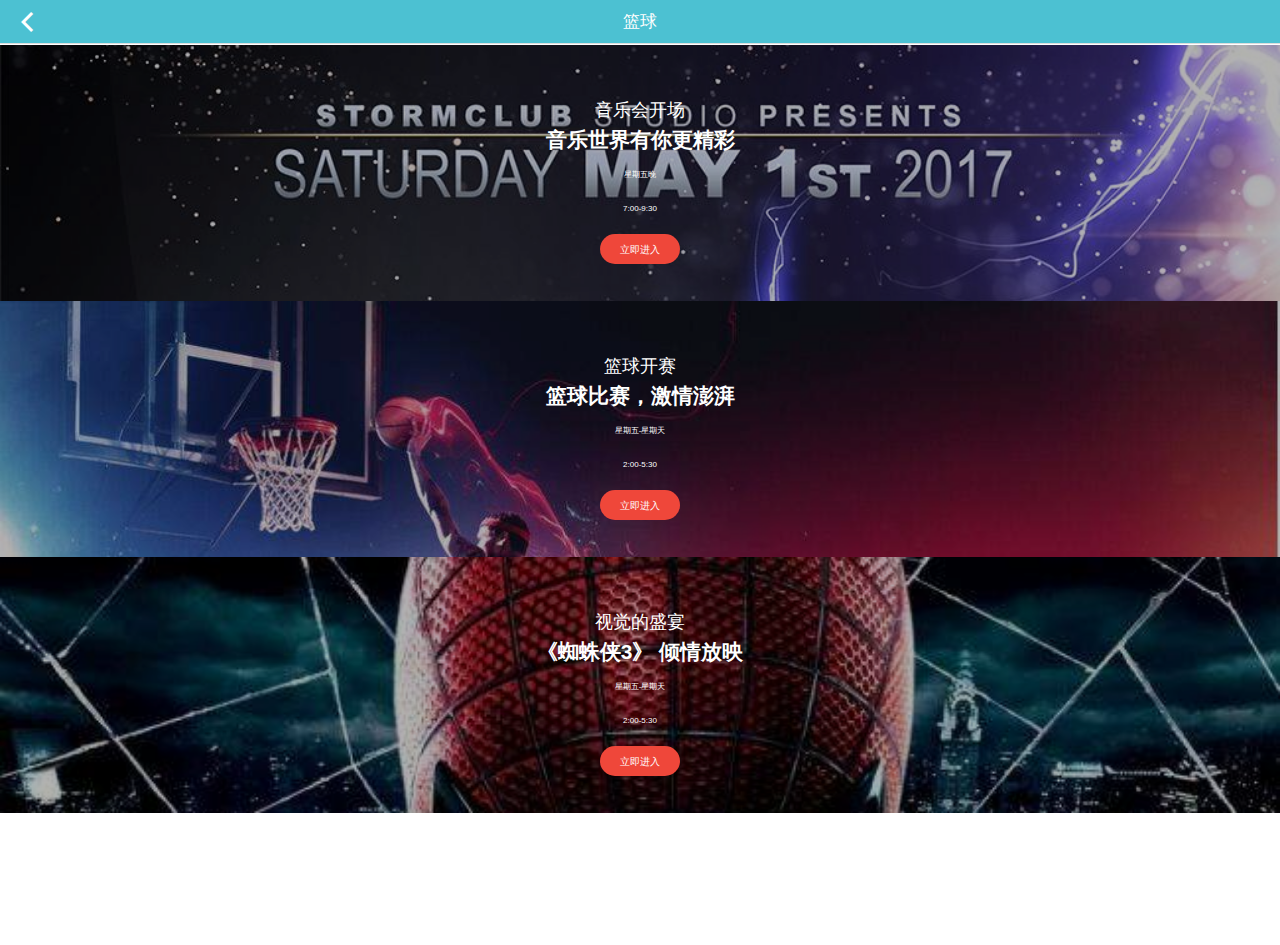
<file: activition.html>
<!DOCTYPE html>
<html>
	<head>
		<meta charset="UTF-8">
		<meta name="viewport" content="width=device-width,initial-scale=1,minimum-scale=1,maximum-scale=1,user-scalable=no" />
		<title></title>
		<link rel="stylesheet" type="text/css" href="css/ionic.min.css"/>
		<link rel="stylesheet" type="text/css" href="css/swiper.min.css"/>
		<link rel="stylesheet" type="text/css" href="css/style.css"/>
		<script src="js/ionic.bundle.min.js" type="text/javascript" charset="utf-8"></script>
	</head>
	<body ng-app="app" ng-controller="aa">
		<div class="activity-body">
		<div class="bar bar-header item-icon-left all-header">
			<i class="icon ion-ios-arrow-back" ng-click="jumpToUrl('index.html')"></i>
			<h1 class="title">篮球</h1>
		</div>
		<div class="activity-content">
			<ul class="">
				<li class="activityone">
					<div class="heisetuchen">
						<div class="activity-text">
						音乐会开场<br />
						<b>音乐世界有你更精彩</b><br />
						<span>星期五晚<br />7:00-9:30</span><br />
						<button class="ljjr button button-assertive learnmotre">立即进入</button>
					</div>
					</div>
					
				</li>
				<li class="activitytwo">
					<div class="heisetuchen">
					<div class="activity-text">
						篮球开赛<br />
						<b>篮球比赛，激情澎湃</b> <br />
						<span>星期五-星期天<br />2:00-5:30</span><br />
						<button class="ljjr button button-assertive learnmotre">立即进入</button>
					</div>
					</div>
				</li>
				<li class="activitythree">
					<div class="heisetuchen">
					<div class="activity-text">
						视觉的盛宴<br />
						<b>《蜘蛛侠3》&nbsp;倾情放映</b> <br />
						<span>星期五-星期天<br />2:00-5:30</span><br />
						<button class="ljjr button button-assertive learnmotre">立即进入</button>
					</div>
					</div>
				</li>
			</ul>
		</div>
		</div>
	</body>
</html>
<script type="text/javascript">
	var app= angular.module("app",[]);
	app.controller("aa",function($scope){
		$scope.jumpToUrl = function(path) {
		
		        window.location=path;
		        var curUrl = $location.absUrl();
		        console.log(curUrl);
		    };
	})
</script>
</file>
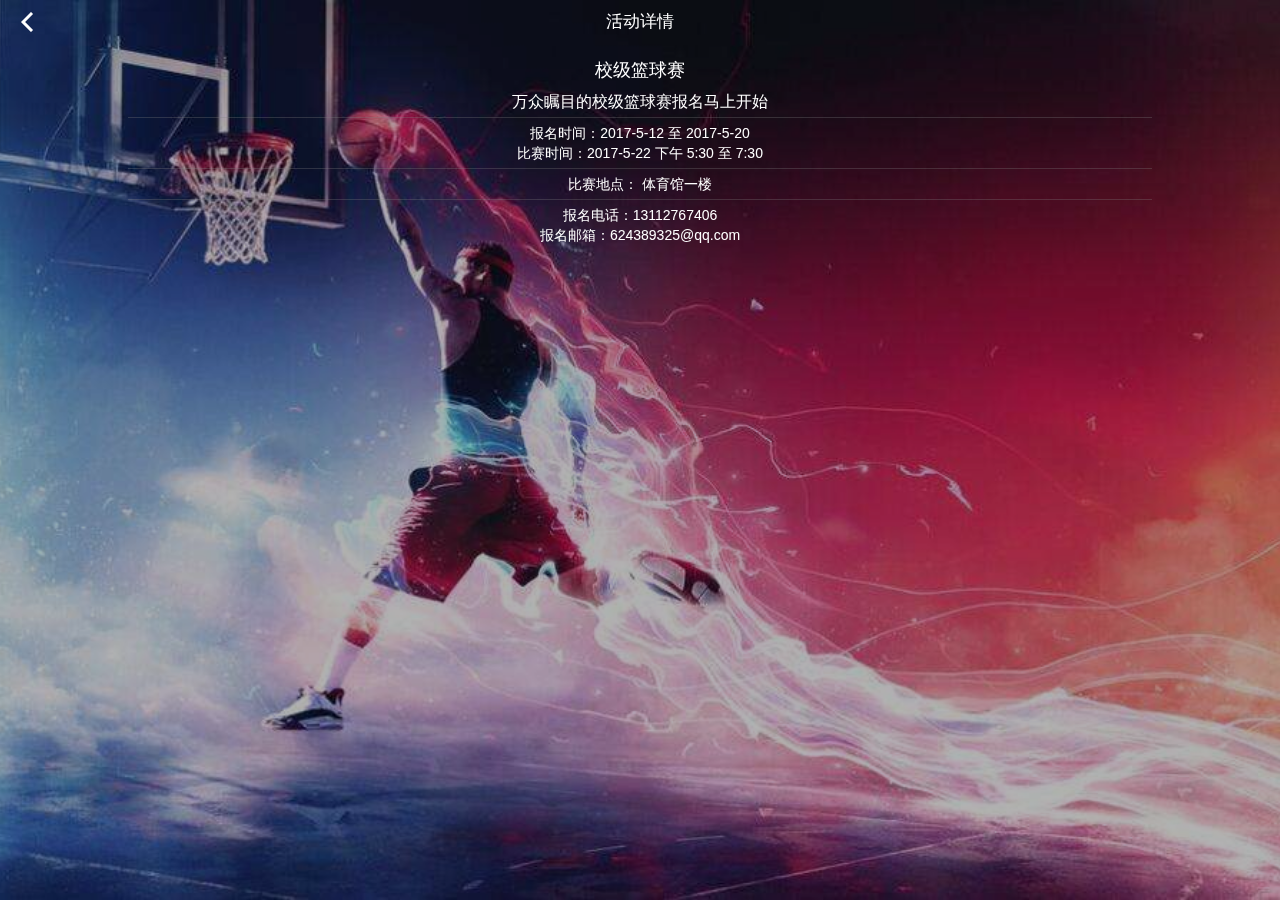
<file: activitydital.html>
<!DOCTYPE html>
<html>
	<head>
		<meta charset="UTF-8">
		<meta name="viewport" content="width=device-width,initial-scale=1,minimum-scale=1,maximum-scale=1,user-scalable=no" />
		<title></title>
		<link rel="stylesheet" type="text/css" href="css/ionic.min.css"/>
		<link rel="stylesheet" type="text/css" href="css/swiper.min.css"/>
		<link rel="stylesheet" type="text/css" href="css/style.css"/>
		<script src="js/ionic.bundle.min.js" type="text/javascript" charset="utf-8"></script>
	</head>
	<body>
		<ion-side-menus class="{{activitydetalClass}}">
			<ion-side-menu-content>
			<div class="activity-body">
			     	<div class="activity-main-body">
						<div class="bar bar-header item-icon-left activity-header">
							<i class="icon ion-ios-arrow-back" ng-click="jumpToIndex()"></i>
							<h1 class="title">活动详情</h1>
						</div>
						<div class="activitydetal-content" style="background-image: url(img/bgdfg.jpe);">
							<div class="heisetuchen">
								<div class="activitydetal-neirong">
									      <h4>校级篮球赛<br /></h4>
									      <span>万众瞩目的校级篮球赛报名马上开始</span>
									      <div class="fengeline"></div>
									      <div class="">报名时间：2017-5-12 至 2017-5-20 <br />比赛时间：2017-5-22 下午 5:30 至 7:30</div>
									      <div class="fengeline"></div>
									      <div class="">比赛地点： 体育馆一楼 </div>
									      <div class="fengeline"></div>
									      <div class="">报名电话：13112767406<br />报名邮箱：624389325@qq.com </div>
								</div>
							</div>
						    
							
						</div>
					</div>
			</div>
			</ion-side-menu-content>
		</ion-side-menus>
	</body>
</html>
</file>
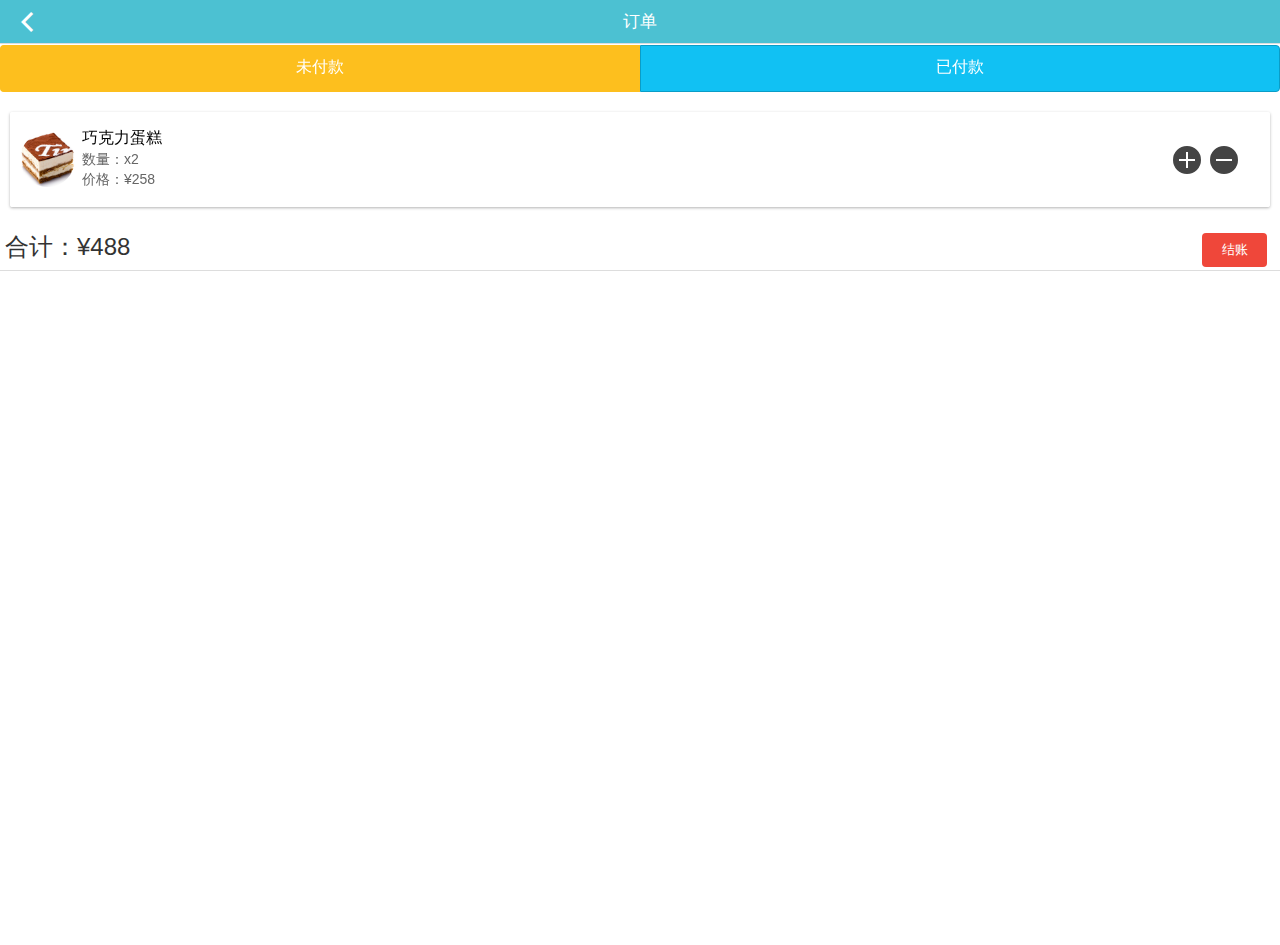
<file: dingdan.html>
<!DOCTYPE html>
<html>
	<head>
		<meta charset="UTF-8">
		<meta name="viewport" content="width=device-width,initial-scale=1,minimum-scale=1,maximum-scale=1,user-scalable=no" />
		<title></title>
		<link rel="stylesheet" type="text/css" href="css/ionic.min.css"/>
		<link rel="stylesheet" type="text/css" href="css/swiper.min.css"/>
		<link rel="stylesheet" type="text/css" href="css/style.css"/>
		<script src="js/ionic.bundle.min.js" type="text/javascript" charset="utf-8"></script>
	</head>
	<body>
		<div class="dingdan-body">
			<div class="bar bar-header item-icon-left all-header">
				<i class="icon ion-ios-arrow-back" ng-click="jumpToIndex()"></i>
				<h1 class="title">订单</h1>
		    </div>
		    <div class="dingdan-content">
			    <div class="button-bar bar-calm">
		          <a class="button avtives" >未付款</a>
		          <a class="button">已付款</a>
		        </div>
			    <div class="card">
			    	<div class="item item-avatar">
			          <img src="img/foodimg01.png">
			          <h2>巧克力蛋糕</h2>
			          <p>数量：x2 <br /> 价格：&yen;258</p>
			          <div class="btnjiajian">
			          	<i class="icon ion-plus-circled"></i>
			          	<i class="icon ion-minus-circled"></i>
			          </div>
			        </div>
			    </div>
			    <div class="bar heji">
			    	<h3>合计：&yen;488</h3>
			    	<button class="button button-assertive right">结账</button>
			    </div>
		    </div>
		</div>
	</body>
</html>
</file>
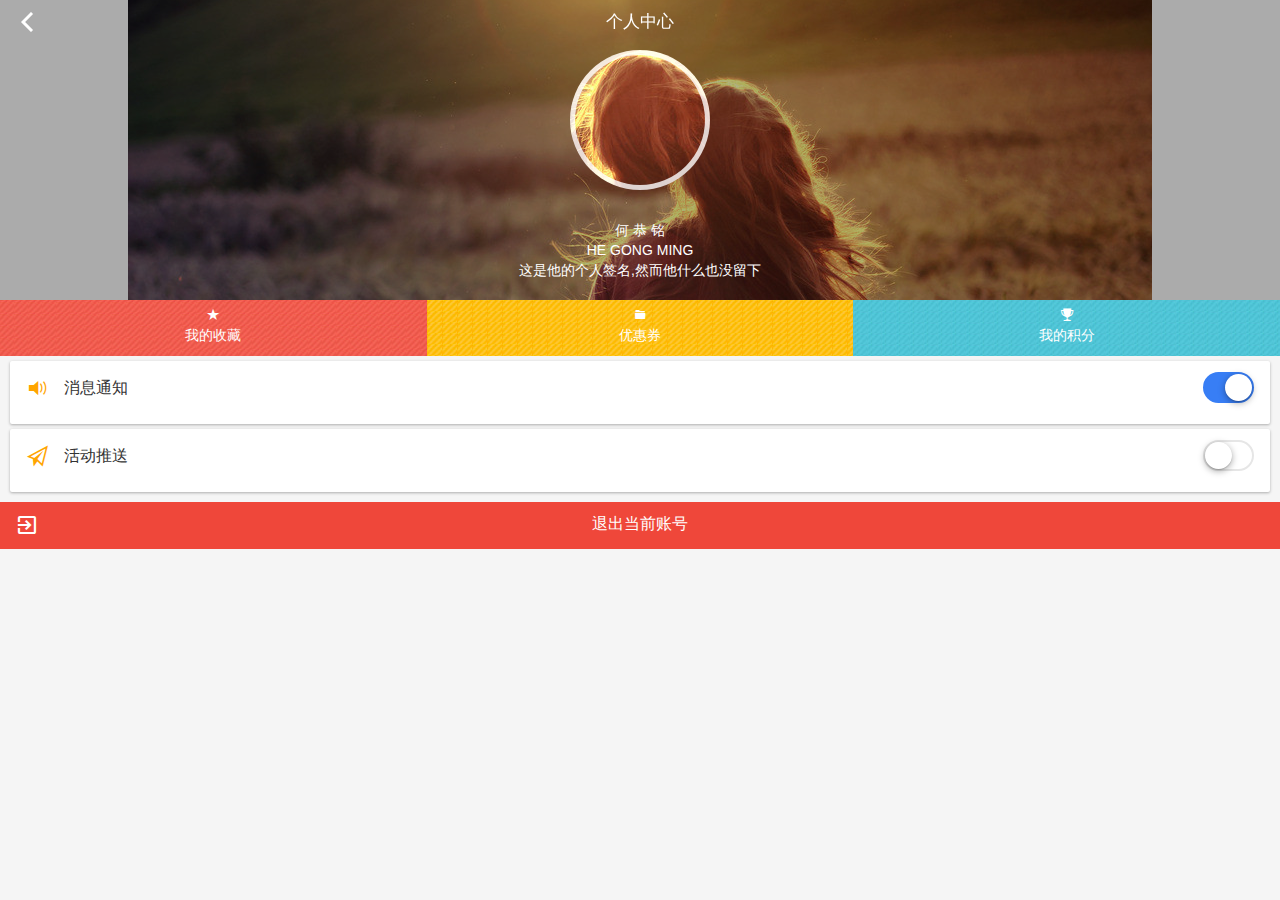
<file: personal.html>
<!DOCTYPE html>
<html>
	<head>
		<meta charset="UTF-8">
		<meta name="viewport" content="width=device-width,initial-scale=1,minimum-scale=1,maximum-scale=1,user-scalable=no" />
		<title>个人中心</title>
		<link rel="stylesheet" type="text/css" href="css/ionic.min.css"/>
		<link rel="stylesheet" type="text/css" href="css/swiper.min.css"/>
		<link rel="stylesheet" type="text/css" href="css/style.css"/>
		<script src="js/ionic.bundle.min.js" type="text/javascript" charset="utf-8"></script>
	</head>
	<body>
		<div class="personal-body">
			<div class="personal-content">
				<div class="bgimg">
					<div class="bar bar-header item-icon-left personal-header">
						<i class="icon ion-ios-arrow-back"></i>
						<h1 class="title">个人中心</h1>
					</div>
					<div class="activity-touxiang heisetuchen">
						<div class="activity-touxiang-img"></div>
						<div class="activity-touxiang-text"><span>何 恭 铭</span><br /><span>HE GONG MING</span><br /><span>这是他的个人签名,然而他什么也没留下</span></div>
					</div>
					<div style="height: 300px;"></div>
					
					
			    </div>
			    <div class="row nopadding activity-row">
						  <div class="col"><i class="icon ion-ios-star"></i><br />我的收藏</div>
			  		      <div class="col"><i class="icon ion-folder"></i><br />优惠券</div>
			  		      <div class="col"><i class="icon ion-trophy"></i><br />我的积分</div>
					</div>
				<div class="card myrightcard">
		  			<ul class="list">
				        <li class="item item-toggle item-icon-left">
				           <i class="icon ion-volume-medium"></i>消息通知	
				           <label class="toggle toggle-positive">
				             <input type="checkbox" checked="">
				             <div class="track">
				               <div class="handle"></div>
				             </div>
				           </label>
				        </li>
				    </ul>
		  		</div>
		  		<div class="card myrightcard">
		  			<ul class="list">
				        <li class="item item-toggle item-icon-left">
				           <i class="icon ion-paper-airplane"></i>活动推送	
				           <label class="toggle toggle-positive">
				             <input type="checkbox" >
				             <div class="track">
				               <div class="handle"></div>
				             </div>
				           </label>
				        </li>
				    </ul>
		  		</div>
		  		<div class=" button button-assertive button-full item-icon-left">
		  			退出当前账号<i class="icon ion-android-exit"></i>
		  		</div>
			</div>
		</div>
	</body>
</html>
</file>
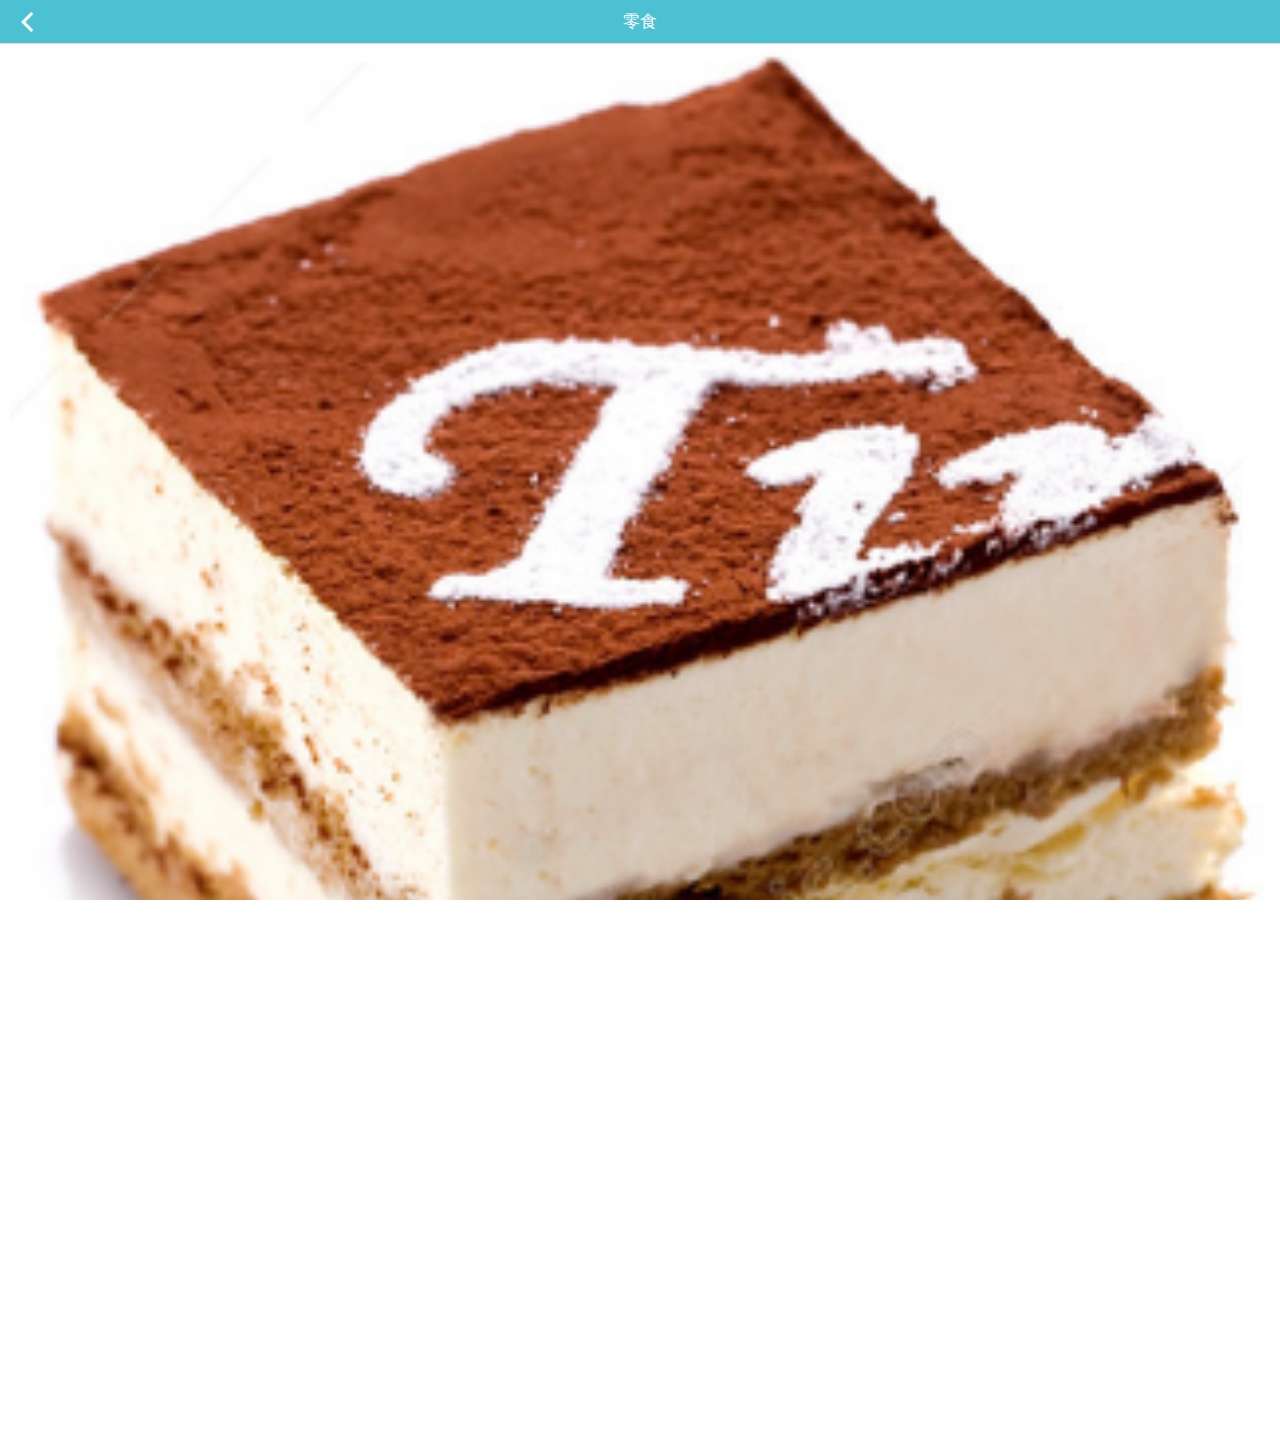
<file: produce.html>
<!DOCTYPE html>
<html>
	<head>
		<meta charset="UTF-8">
		<meta name="viewport" content="width=device-width,initial-scale=1,minimum-scale=1,maximum-scale=1,user-scalable=no" />
		<title></title>
		<link rel="stylesheet" type="text/css" href="css/ionic.min.css"/>
		<link rel="stylesheet" type="text/css" href="css/swiper.min.css"/>
		<link rel="stylesheet" type="text/css" href="css/style.css"/>
		<script src="js/ionic.bundle.min.js" type="text/javascript" charset="utf-8"></script>
	</head>
	<body>
		<div class="produce-body">
			<div class="bar bar-header item-icon-left all-header">
				<i class="icon ion-ios-arrow-back" ng-click="jumpTolingshi()"></i>
				<h1 class="title">零食</h1>
		    </div>
		    <div class="lingshilist-content">
			    <div class="row">
			    	<div class="col"><img src="img/foodimg01.png"/></div>
			    </div>
			    <div class="produce-text">
			    			<b>巧克力蛋糕<br />0.3kg/个</b>
			    			<br />
			    			<i>&yen;358.00</i>
			    </div>
			    <button class="button button-full button-balanced">加入订单</button>	
		    </div>
		</div>
	</body>
</html>
</file>
<file: css/style.css>
.left{
	float: left;
}
.right{
	float: right;
}
body,html{
	height: 100%;
	width: 100%;
}
.main-body{
	height: 100%;
	width: 100%;
	overflow: scroll;
	background-color: #f9f9f9;
}
.all-header{
	background-color: #4cc1d2;
	color: #fff;
	font-size: 16px;
}
.all-header h1{
	color: #fff;
}
.smallfont{
	font-size: 13px;
}
.mysearchicon{
	color: #4CC1D2;
	font-size: 20px!important;
	font-weight: 50!important;
}
.all-header .mysearchdiv{
   width: 70%;
   border-radius: 10px;
   background-color: transparent;
   border: none;
   margin:0 auto;
   transform: translate(25px);
}
.all-header .item-input-wrapper{
	border-radius: 20px;
	width: 100%;
	border: 2px solid #56ccd5;
	background-color: #fff;
	box-shadow: 1px 1px 1px rgba(0,0,0,.1);
}
.swiper-container {
    width: 100%;
    height: 250px;
    margin-top: 50px;
}  
.slide01{
	width: 250px!important;
	background-image: url(../img/1.png);
	background-size: cover;
	border:5px solid #fff;
	box-shadow: 1px 1px 5px rgba(0,0,0,0.6);
	text-align: center;
}
.slide02{
	width: 250px!important;
	border:5px solid #fff;
	background-size: cover;
	background-image: url(../img/apic413.jpg);
	background-position:center center;
	box-shadow: 1px 1px 5px rgba(0,0,0,0.6);
	text-align: center;
	
}
.slide03{
	width: 250px!important;
	border:5px solid #fff;
	background-image: url(../img/20150120_ifold4.jpg);
	background-position:center center;
	box-shadow: 1px 1px 5px rgba(0,0,0,0.6);
	text-align: center;
	
}
.slide04{
	border:5px solid #fff;
	background-image: url(../img/timg.jpe);
	background-size: cover;
	background-position:center center;
	box-shadow: 1px 1px 5px rgba(0,0,0,0.6);
	text-align: center;
}
.slide05{
	border:5px solid #fff;
	background-image: url(../img/timg2.jpe);
	background-size: cover;
	background-position:center center;
	box-shadow: 1px 1px 5px rgba(0,0,0,0.6);
	text-align: center;
}
.slide06{
	border:5px solid #fff;
	background-image:url(../img/timg1.jpe);
	background-size: cover;
	background-position:center center;
	box-shadow: 1px 1px 5px rgba(0,0,0,0.6);
	text-align: center;
}
.benner-text{
	margin-top: 30%;
	color: #fff;
	font-size: 16px;
	font-weight: 600;
	text-shadow: 1px 1px 5px rgba(0,0,0,.5);
}
.swiper-container .learnmotre{
	width: 80px!important;
	height: 10px!important;
	min-height: 30px;
	line-height: 30px;
	font-size: 10px;
	border-radius: 25px;
	margin-top: 10px;
}
.middle-Menu .col{
	text-align: center;
}
.middle-Menu .col i{
	display: block;
	width: 60px;
	height: 60px;
	background-repeat: no-repeat;
	background-image: url(../img/dsfs_03.png);
	background-size: 300px;
	margin: 0 auto;
}
.middle-Menu .col span{
	font-size: 14px;
	color: #555555;
}
.middle-Menu .col .myicon01{
	background-position:-240px -220px;
}
.middle-Menu .col .myicon02{
	background-position:-240px 0;
}
.middle-Menu .col .myicon03{
	background-position:-180px 0;
}
.middle-Menu .col .myicon04{
	background-position:-60px -150px;
}
.middle-Menu .col .myicon05{
	background-position:-240px -75px;
}
.middle-Menu .col .myicon06{
	background-position:-180px -220px;
}
#hrline{
	/*background-image: url(../img/150d29312e2f3f90bac4a6a38c958584.png);
	background-repeat: no-repeat;
	background-size: 280px;
	background-position: center;
	width: 100%;
	height: 14px;*/
}
#hrline span{
	display: inline-block;
	width: 7px;
	height: 7px;
	background-color:#4cc1d2 ;
	border-radius: 50%;
	margin:0 20px;
}
#hrline i{
	display: block;
	width: 70%;
	height: 0px;
	border-bottom: 2px dotted rgba(129,129,129,.5);
	margin: 0 auto;
	
}
.all-footer{
	background-color: #4cc1d2;
	color: #fff;
	font-size: 16px;
	height: 60px;
	/*position: absolute;
	bottom: 0px;*/
}
.all-footer .col{
	text-align: center;
	padding: 0;
}
.all-footer .row{
	padding: 0;
}
.all-footer .col i{
	font-size: 30px;
}
body .avtiveFoot{
	background-image: url(../img/nav1.png);
	background-repeat: repeat;
	height: 70px!important;
	position: relative;
	top: -10px;
	left: -6px;
	padding-top:10px!important;
	box-shadow: 1px 1px 5px rgba(0,0,0,.5);
}
/*特别推荐*/
.linehr{
	margin-top: 40px;
	width: 100%;
}
.car{
	width: 39px;
	height: 27px;
	background-image: url(../img/car.png);
	display: inline-block;
	float: left;
}
.cartitle{
	margin-left: 5px;
	float: left;
	width: 45%;
	height: 27px;
	background-image: url(../img/Qbg6.png);
	background-repeat: repeat;
	display: inline-block;
	transform: skewX(-20deg);
	border-radius: 5px;
	font-size: 16px;
	line-height: 26px;
	color: #fff;
	text-align: left;
}
.cartitle i{
	font-size: 26px!important;
}

.morebtn{
	width: 55px!important;
	height: 20px!important;
	min-height: 20px;
	line-height: 20px;
	font-size: 10px;
	border-radius: 5px;
	transform: skewX(-10deg);
	margin-right: 5px;
	margin-top: 5px;
}
.item .cardimg{
	max-height: 60px!important;
	max-width: 60px!important;
	top: 6px!important;
    left: 6px!important;
}
.carditem{
	padding-top: 0px!important;
	padding-bottom: 0px!important;
	padding-right: 0px!important;
}
.itemtext{
	border-bottom: 2px dotted rgba(129,129,129,.6);
}
.cardbottom{
	display: flex;
}
.cardbottom-part{
	flex: 1;
	text-align: center;
}
.swiper-container2{
	overflow: hidden;
	margin-top: 10px;
    width: 100%;
    height: 200px;
}  



/*大学Modal*/
.modalTitle{
	background-color: #4cc1d2;
	color: #fff;
}
.modalTitle h1{
	color: #fff;
}
.school-shengfen{
	display: flex;
	text-align: center;
	flex-wrap: wrap;
	flex-flow: wrap;
	background-color: #fff!important;
	color: #333333!important;
}
.school-shengfen>div{
	width: 30%;
	margin: 5px;
}
.activecollage{
	background-color: #4cc1d2;
	color: #fff;
}
/*右侧边栏*/
.topheader{
	width: 100%;
	height: 38%;
	background-image: url(../img/55d68096d6819.jpg);
	
	background-repeat: no-repeat;
	background-position: center center; 
}
.touxiang{
	width: 100%;
	height: 75%;
	position: relative;
		filter:alpha(opacity=100 finishopacity=50 style=1 startx=0,starty=0,finishx=0,finishy=150) progid:DXImageTransform.Microsoft.gradient(startcolorstr=red,endcolorstr=blue,gradientType=0);
    -ms-filter:alpha(opacity=100 finishopacity=50 style=1 startx=0,starty=0,finishx=0,finishy=150) progid:DXImageTransform.Microsoft.gradient(startcolorstr=red,endcolorstr=blue,gradientType=0);/*IE8*/	
    background:red; /* 一些不支持背景渐变的浏览器 */  
    background:-moz-linear-gradient(top, rgba(69,184,202,.2), rgba(69,184,202,1));  
    background:-webkit-gradient(linear, 10% 20%, 10% bottom, from(rgba(69,184,202,.2)), to(rgba(69,184,202,1)));  
    background:-o-linear-gradient(top, rgba(69,184,202,.2),rgba(69,184,202,1)); 
}
.topnav{
	margin-top: -1%;
	width: 100%;
	height: 27%;
	 background-color: rgb(69,184,202);
}
.tuchen{
	height: 100%;
	width: 100%;

}
.touxiang-img{
	width: 7em;
	height: 7em;
	border-radius: 50%;
	border: 10px solid rgba(255,255,255,.3);
	overflow: hidden;
	position: absolute;
	margin-top: -5em;
	margin-left: -3.5em;
	top: 50%;
	left: 50%;
	
}
.touxiang-img img{
	width: 100%;
	height: 100%;
	border-radius: 50%;
	border: 3px solid #fff;
}
.secondcheng{
	width: 100%;
	height: 100%;
	border-radius: 50%;
	border: 10px solid rgba(255,255,255,0.5);
	/*box-shadow: 2px 2px 5px rgba(129,129,129,.5);*/
	overflow: hidden;
}
.touxiang-text{
	position: absolute;
	bottom: 0px;
	text-align: center;
	color:rgba(255,255,255,1);
	width: 100%;
	font-size: 12px;
	font-weight: lighter;
}
.topnav .row .col{
	text-align: center;
	color: #fff;
	border-right: 1px solid rgba(255,255,255,0.3);
}
.topnav .row .col:nth-child(3){
	border: none;
}
.myrightcard{
	margin-top: 5px!important;
	margin-bottom: 0px!important;
	font-size: 16px!important;
	background-color: #58d0e1;
	height: 20%;
}
.myrightcard .list li{
	background-color: #58d0e1;
	color: #fff;
	font-size: 10px!important;
}
.myrightcard .list li i{
	font-size: 24px;
}
.bottom-part{
	position: absolute;
	bottom: 0px;
	color: #fff;
	font-size: 10px!important;
}
.bottom-part i{
	font-size: 24px!important;
}
/*零食*/
.lingshi-body{
	width: 100%;
	height: 100%;
	overflow: scroll;
}
.lingshi-content{
	margin-top: 45px;
}
.lingshi-content ul li{
	padding: 0;
	margin: 0;
	display: block;
	width: 100%;
	height: 12rem;
	border: none;
}
.lingshione{
	position: relative;
	background-image: url(../img/QQ截图20170509194220.png);
	background-repeat: no-repeat;
	background-size: cover;
}
.lingshitwo{
	position: relative;
	background-image: url(../img/零食3.png);
	background-repeat: no-repeat;
	background-size: cover;
}
.lingshithree{
	position: relative;
	background-image: url(../img/零食4.png);
	background-repeat: no-repeat;
	background-size: cover;
}
.lingshifour{
	position: relative;
	background-image: url(../img/临时8.png);
	background-repeat: no-repeat;
	background-size: cover;
}
.lingshi-text{
	color: #fff;
	position: absolute;
	width: 45%;
	top: 38px;
	left: 10px;
	
}
.lingshi-text span	{
	font-size: 8px;
}
.ljjr{
	width: 80px!important;
	height: 10px!important;
	min-height: 30px;
	line-height: 30px;
	font-size: 10px;
	border-radius: 25px;
	margin-top: 10px;
	margin-left: 20%;
	/*background-color: #f79400!important;*/
}
.ion-ios-arrow-back{
	z-index: 999;
}
/*页面切换*/
.hide{
	display: none;
}
.show{
	display: block;
}
/**/
/*activity*/
.activity-main-body{
	width: 100%;
	height: 100%;
	overflow: scroll;
}
.activity-body{
	width: 100%;
	height: 100%;
}
.activity-content{
	margin-top: 45px;
}
.activity-content ul li{
	padding: 0;
	margin: 0;
	display: block;
	width: 100%;
	height: 16rem;
	border: none;
}
.activityone{
	position: relative;
	background-image: url(../img/adfafsdaf.jpe);
	background-repeat: no-repeat;
	background-size: cover;
	background-position: 0 -20px;
}
.activitytwo{
	position: relative;
	background-image: url(../img/bgdfg.jpe);
	background-repeat: no-repeat;
	background-size: cover;
}
.activitythree{
	position: relative;
	background-image: url(../img/gdsfg.jpe);
	background-repeat: no-repeat;
	background-size: cover;
}
.heisetuchen{
	width: 100%;
	height: 100%;
	background-color: rgba(0,0,0,0.3);
}

.activity-text{
	color: #fff;
	position: absolute;
	width: 100%;
	text-align: center;
	padding: 50px;
	font-size: 18px;
	line-height: 30px;
}
.activity-text b{
	font-size: 21px;
}
.activity-text span	{
	font-size: 8px;
}
.ljjr{
	width: 80px!important;
	height: 10px!important;
	position: absolute;
	left: 50%;
	min-height: 30px;
	line-height: 30px;
	font-size: 10px;
	border-radius: 25px;
	margin-top: 10px;
	margin-left: -40px;
	/*background-color: #f79400!important;*/
}
/**/
.nopadding{
	padding: 0px!important;
}
/*个人中心*/
.personal-main-body{
	width: 100%;
	height: 100%;
	overflow: scroll;
}
.personal-body{
	background-color: #f5f5f5;
	width: 100%;
	height: 100%;
}
.personal-header{
	background-color: transparent;
	color: #fff;
	border: none!important;
	background-position:top;
}
.personal-header h1{
	color: #fff;
}
.personal-content{
	width: 100%;
	height: 100%;
	
}
.bgimg{
	height: 300px;
	width: 100%;
	background-image: url(../img/12122227_101130937000_2.jpg);
	background-repeat: no-repeat;
	background-position: -380px -50px;
	position: relative;
}
.activity-touxiang{
	width: 100%;
	height: 100%;
	position: absolute;
	bottom: 0px;
	text-align: center;
	color: #fff;
}
.activity-touxiang-img{
	width: 10em;
	height: 10em;
	border-radius: 50%;
	margin: 50px auto 30px;
	background: url(../img/12122227_101130937000_2.jpg);
	background-repeat: no-repeat;
	background-position: -530px -134px;
	border: 5px solid rgba(255,255,255,.8);
}
.activity-row{
	height: 4em;
}
.activity-row .col:nth-child(1){
	background-image: url(../img/redbg.png);
	background-repeat: repeat;
	text-align: center;
	color: #fff;
	
}
.activity-row .col:nth-child(2){
	background-image: url(../img/yellowbg.png);
	background-repeat: repeat;
	text-align: center;
	color: #fff;
	
}
.activity-row .col:nth-child(3){
	background-image: url(../img/bluebg.png);
	background-repeat: repeat;
	text-align: center;
	color: #fff;
	
}
.personal-content .myrightcard{
	background-color: #fff;
	color: #333333;
	height: 7%;
}
.personal-content .myrightcard .list li {
    background-color: #fff;
    color: #333333;
    font-size: 16px!important;
}
.personal-content .myrightcard .list li i{
	color: #ffa500;
}
@media only screen and (min-width: 500px) and (max-width: 1640px) {
	.bgimg{
	height: 300px;
	width: 100%;
	background-image: url(../img/12122227_101130937000_2.jpg);
	background-repeat: no-repeat;
	background-position: center -50px;
}
}
/**/

/*零食列表页*/
.lingshilist-content{
	margin-top: 40px;
}
.lingshilist-content .col{
	position: relative;
}
.lingshilist-content .col img{
	width: 100%;
	height: 100%;
}
.lingshilist-content .col span{
	display: block;
	width: auto;
	height: auto;
	position: absolute;
	top: 2em;
	left: 1em;
	color: #fff;
	font-size: 2em;
}
.pro-list{
	width: 100%;
}
.produce-img{
	width: 8em;
	height:8em ;
	margin: 0 auto;
}
.pro-list .row .col-33 img{
	width: 100%;
	height: 100%;
}

.pro-list .row .col-33{
	color: #333333;
	text-align: center;
	border-right: 1px solid rgba(0,0,0,.1);
	border-bottom:1px solid rgba(0,0,0,.1);
}
.pro-list .row{
	flex-wrap: wrap;
	justify-content: flex-start;
}
.pro-list .row .col-33 i{
    width: auto;
    height: auto;
    color: #fc4023;
    font-size: 1em;
}
.produce-body .produce-text{
	text-align: center;
	font-size: 21px;
	line-height: 1em;
	
}
.produce-body .produce-text i{
	color: red;
}
/**/
/*订单页面*/
.dingdan-body{
	height: 100%;
	width: 100%;
}
.dingdan-main-body{
	height: 100%;
	width: 100%;
	overflow: scroll;
}
.dingdan-content{
	margin-top: 45px;
}
.dingdan-content .avtives{
	background-color: #fdbf1e;
	border-color: #fdbf1e!important;
}
.dingdan-content .card .item img{
	top: 20px;
    left: 10px;
    max-width: 55px;
    max-height: 55px;
}
.btnjiajian{
	position: absolute;
	right: 1em;
	top: 50%;
	font-size: 32px;
	margin-top: -16px;
}
.btnjiajian i{
	z-index: 999;
}
.btnjiajian i:active{
	color: #999999;
}
.heji{
	position: relative!important;
}
.heji h3{
	color: #333333;
}
.heji button{
	position: absolute;
	right: 1em;
	width: 5em;
}
/**/

/*活动详情页*/
.activity-header{
	background-color: transparent;
	border: none!important;
	background-position: top;
	color: #fff;
}
.activity-header h1{
	color: #fff;
}
.activitydetal-content{
	height: 100%;
	width: 100%;
	background-repeat: no-repeat;
	background-size: cover;
	background-position: center 0px;
}
.activitydetal-neirong{
	color: #fff;
	text-align: center;
	padding-top: 50px;
}
.activitydetal-neirong h4{
	color: #fff;
}
.activitydetal-neirong span{
	font-size: 16px;
}
.fengeline{
	width: 80%;
	height: 1px;
	margin: 5px auto;
	border-bottom: 1px solid rgba(129,129,129,.3);
}
/**/
</file>
